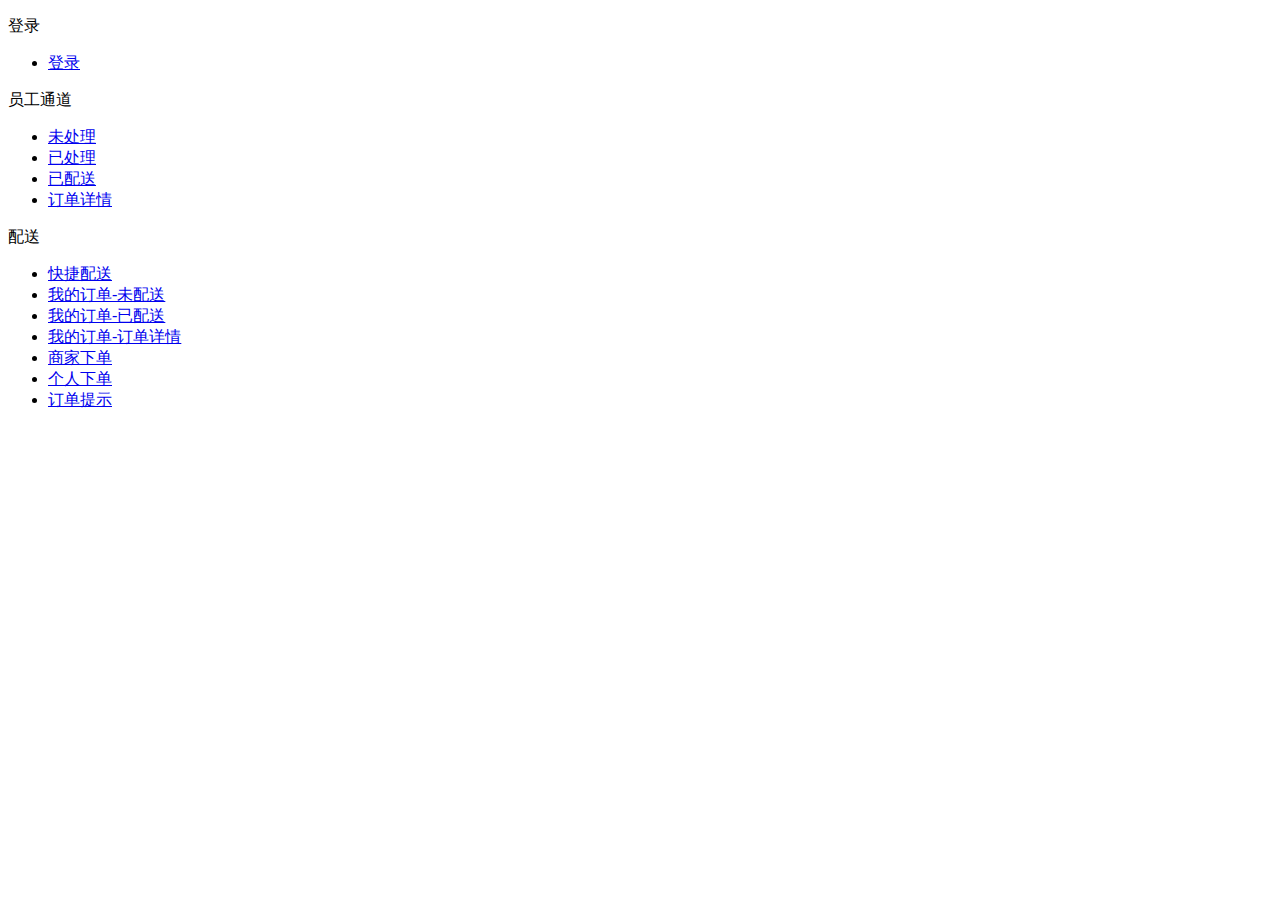
<file: index.html>
<!DOCTYPE html>
<html lang="en">
<head>
    <meta charset="UTF-8">
    <title></title>
</head>
<body>
<p>登录</p>
<ul>
    <li><a href="html/login.html" target="_blank">登录</a></li>
</ul>
<p>员工通道</p>
<ul>
    <li><a href="html/inside-1.html" target="_blank">未处理</a></li>
    <li><a href="html/inside-2.html" target="_blank">已处理</a></li>
    <li><a href="html/inside-3.html" target="_blank">已配送</a></li>
    <li><a href="html/inside-order.html" target="_blank">订单详情</a></li>
</ul>
<p>配送</p>
<ul>
    <li><a href="html/shortcut.html" target="_blank">快捷配送</a></li>
    <li><a href="html/user-order-1.html" target="_blank">我的订单-未配送</a></li>
    <li><a href="html/user-order-2.html" target="_blank">我的订单-已配送</a></li>
    <li><a href="html/user-order-3.html" target="_blank">我的订单-订单详情</a></li>
    <li><a href="html/ordering-seller.html" target="_blank">商家下单</a></li>
    <li><a href="html/ordering-person.html" target="_blank">个人下单</a></li>
    <li><a href="html/ordering-3.html" target="_blank">订单提示</a></li>
</ul>
</body>
</html>
</file>
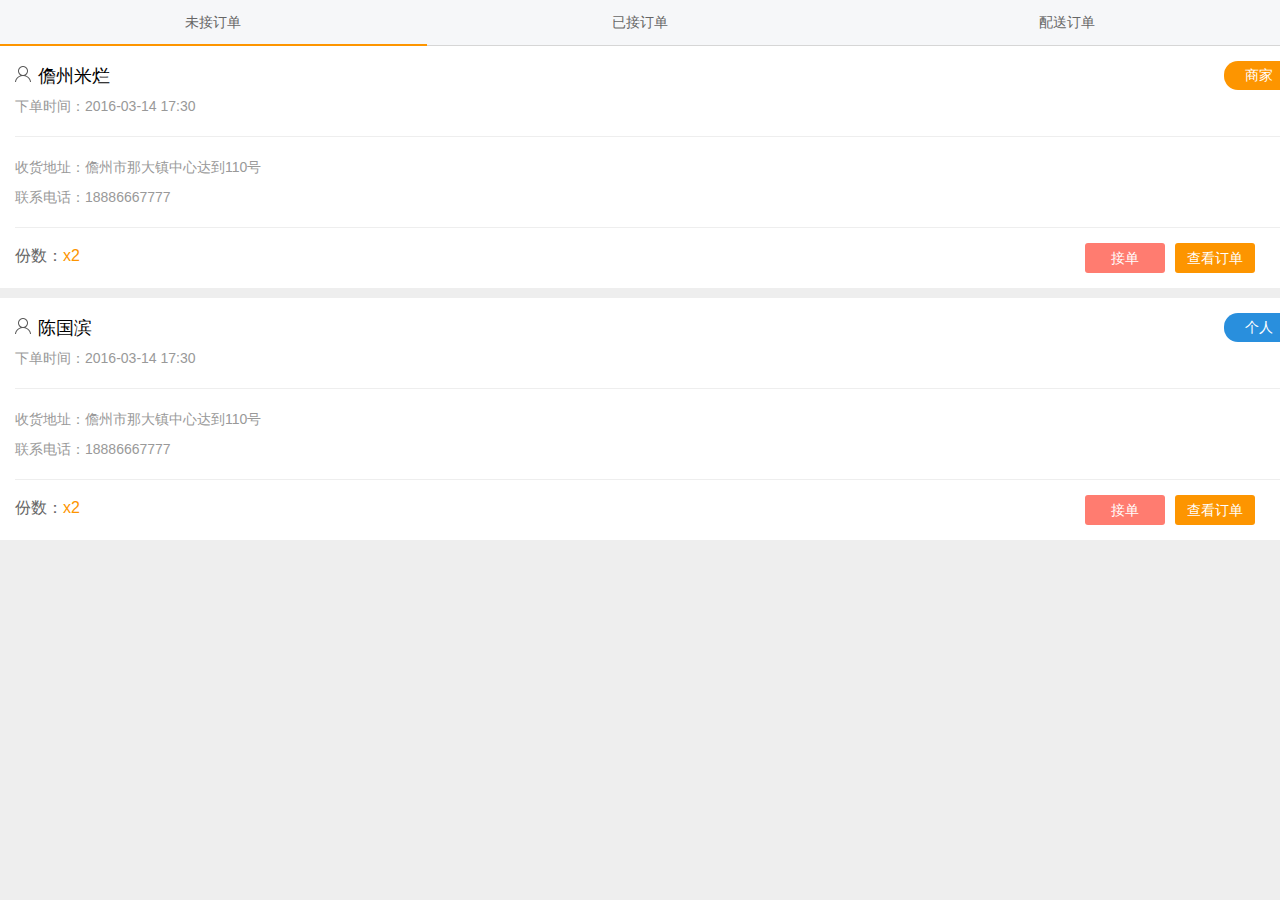
<file: html/inside-1.html>
<!DOCTYPE html>
<html lang="en">
<head>
    <meta charset="UTF-8">
    <meta http-equiv="X-UA-Compatible" content="IE=edge,chrome=1">
    <meta name="viewport" content="initial-scale=1, maximum-scale=1, user-scalable=no, width=device-width">
    <meta name="apple-mobile-web-app-status-bar-style" content="black">
    <meta name="apple-mobile-web-app-title" content="蚂蚁同城">
    <link rel="stylesheet" href="../static/css/main.css"/>
    <title>员工通道</title>
</head>
<body>
<header class="bar-nav">
    <a href="#" class="active">未接订单</a>
    <a href="#">已接订单</a>
    <a href="#">配送订单</a>
</header>
<div class="content">
    <div class="global-list">
        <div class="item">
            <span class="status-seller r">商家</span>
            <h3><i class="icon-person"></i>儋州米烂</h3>
            <p>下单时间：2016-03-14 17:30</p>
        </div>
        <div class="item">
            <p>收货地址：儋州市那大镇中心达到110号</p>
            <p>联系电话：18886667777</p>
        </div>
        <div class="item">
            <a href="#" class="btn-default r">查看订单</a>
            <a href="javascript:;" class="btn-active r jiedan">接单</a>
            <span class="num">份数：<em>x2</em></span>
        </div>
    </div>
    <div class="global-list">
        <div class="item">
            <span class="status-person r">个人</span>
            <h3><i class="icon-person"></i>陈国滨</h3>
            <p>下单时间：2016-03-14 17:30</p>
        </div>
        <div class="item">
            <p>收货地址：儋州市那大镇中心达到110号</p>
            <p>联系电话：18886667777</p>
        </div>
        <div class="item">
            <a href="#" class="btn-default r">查看订单</a>
            <a href="javascript:;" class="btn-active r jiedan">接单</a>
            <span class="num">份数：<em>x2</em></span>
        </div>
    </div>
</div>
<script src="../static/js/zepto.min.js"></script>
<script src="../static/js/main.js"></script>
</body>
</html>
</file>
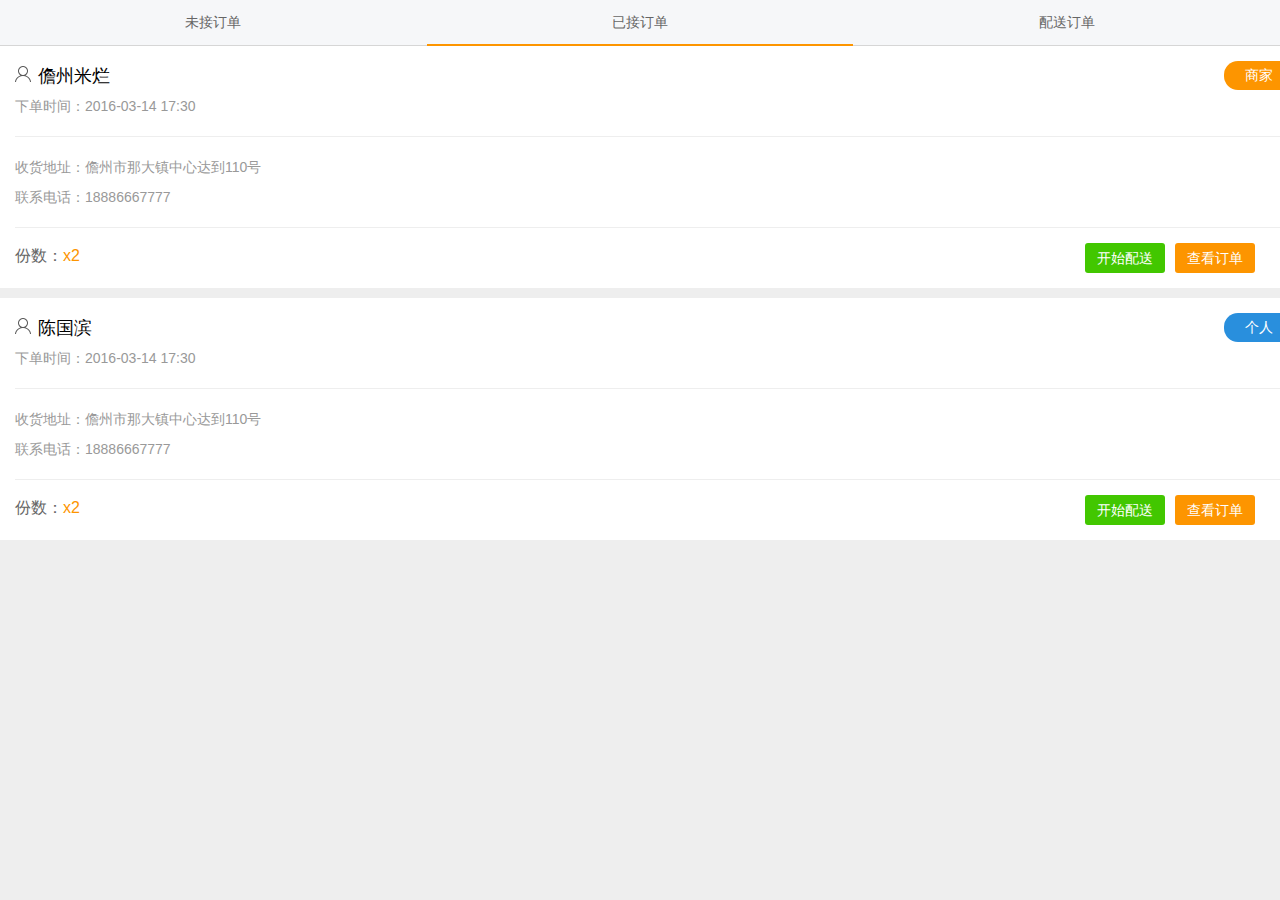
<file: html/inside-2.html>
<!DOCTYPE html>
<html lang="en">
<head>
    <meta charset="UTF-8">
    <meta http-equiv="X-UA-Compatible" content="IE=edge,chrome=1">
    <meta name="viewport" content="initial-scale=1, maximum-scale=1, user-scalable=no, width=device-width">
    <meta name="apple-mobile-web-app-status-bar-style" content="black">
    <meta name="apple-mobile-web-app-title" content="蚂蚁同城">
    <link rel="stylesheet" href="../static/css/main.css"/>
    <title>员工通道</title>
</head>
<body>
<header class="bar-nav">
    <a href="#">未接订单</a>
    <a href="#" class="active">已接订单</a>
    <a href="#">配送订单</a>
</header>
<div class="content">
    <div class="global-list">
        <div class="item">
            <span class="status-seller r">商家</span>
            <h3><i class="icon-person"></i>儋州米烂</h3>
            <p>下单时间：2016-03-14 17:30</p>
        </div>
        <div class="item">
            <p>收货地址：儋州市那大镇中心达到110号</p>
            <p>联系电话：18886667777</p>
        </div>
        <div class="item">
            <a href="#" class="btn-default r">查看订单</a>
            <a href="javascript:;" class="btn-success r peisong">开始配送</a>
            <span class="num">份数：<em>x2</em></span>
        </div>
    </div>
    <div class="global-list">
        <div class="item">
            <span class="status-person r">个人</span>
            <h3><i class="icon-person"></i>陈国滨</h3>
            <p>下单时间：2016-03-14 17:30</p>
        </div>
        <div class="item">
            <p>收货地址：儋州市那大镇中心达到110号</p>
            <p>联系电话：18886667777</p>
        </div>
        <div class="item">
            <a href="#" class="btn-default r">查看订单</a>
            <a href="javascript:;" class="btn-success r peisong">开始配送</a>
            <span class="num">份数：<em>x2</em></span>
        </div>
    </div>
</div>
<script src="../static/js/zepto.min.js"></script>
<script src="../static/js/main.js"></script>
</body>
</html>
</file>
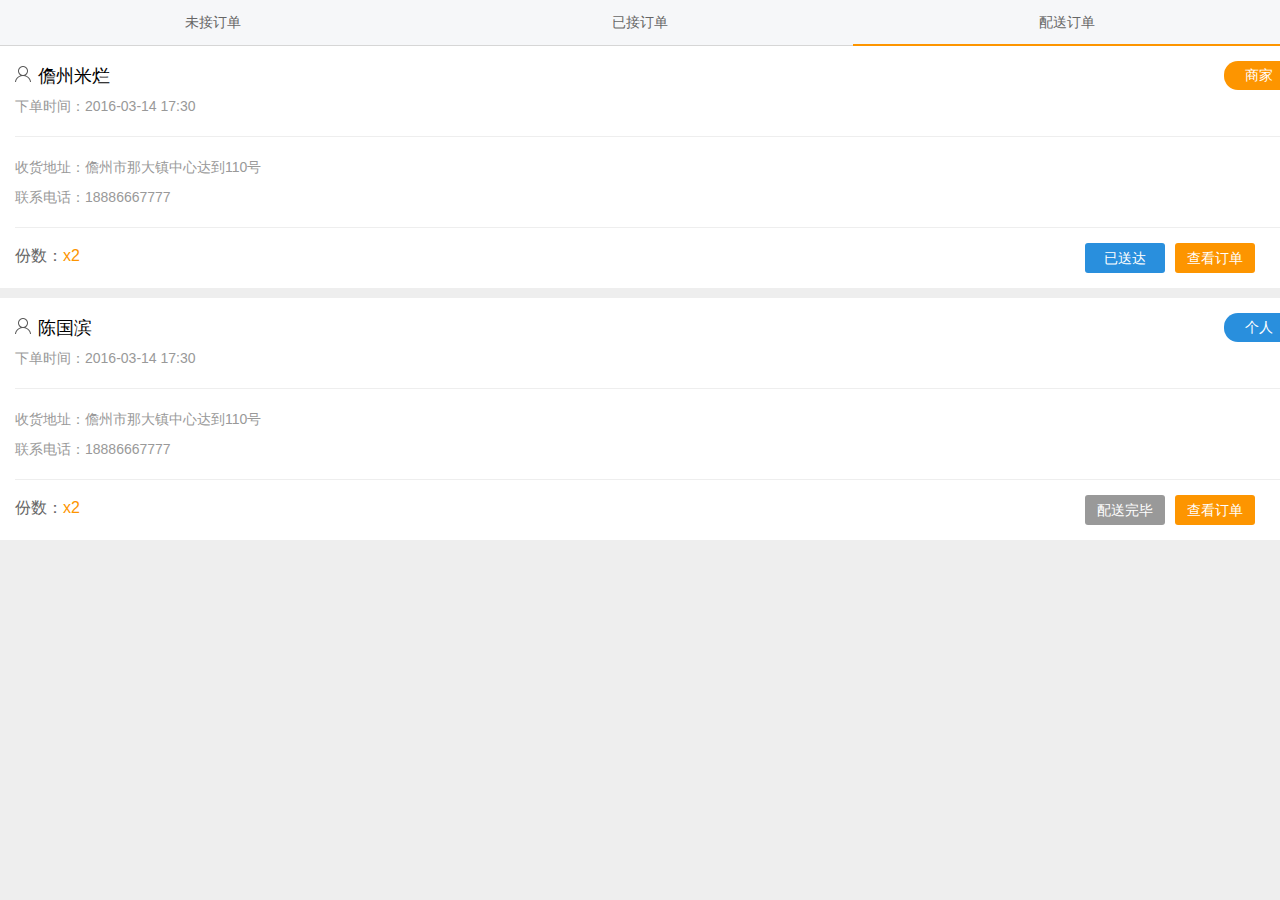
<file: html/inside-3.html>
<!DOCTYPE html>
<html lang="en">
<head>
    <meta charset="UTF-8">
    <meta http-equiv="X-UA-Compatible" content="IE=edge,chrome=1">
    <meta name="viewport" content="initial-scale=1, maximum-scale=1, user-scalable=no, width=device-width">
    <meta name="apple-mobile-web-app-status-bar-style" content="black">
    <meta name="apple-mobile-web-app-title" content="蚂蚁同城">
    <link rel="stylesheet" href="../static/css/main.css"/>
    <title>员工通道</title>
</head>
<body>
<header class="bar-nav">
    <a href="#">未接订单</a>
    <a href="#">已接订单</a>
    <a href="#" class="active">配送订单</a>
</header>
<div class="content">
    <div class="global-list">
        <div class="item">
            <span class="status-seller r">商家</span>
            <h3><i class="icon-person"></i>儋州米烂</h3>
            <p>下单时间：2016-03-14 17:30</p>
        </div>
        <div class="item">
            <p>收货地址：儋州市那大镇中心达到110号</p>
            <p>联系电话：18886667777</p>
        </div>
        <div class="item">
            <a href="#" class="btn-default r">查看订单</a>
            <a href="javascript:;" class="btn-message r songda">已送达</a>
            <span class="num">份数：<em>x2</em></span>
        </div>
    </div>
    <div class="global-list">
        <div class="item">
            <span class="status-person r">个人</span>
            <h3><i class="icon-person"></i>陈国滨</h3>
            <p>下单时间：2016-03-14 17:30</p>
        </div>
        <div class="item">
            <p>收货地址：儋州市那大镇中心达到110号</p>
            <p>联系电话：18886667777</p>
        </div>
        <div class="item">
            <a href="#" class="btn-default r">查看订单</a>
            <a href="javascript:;" class="btn-disable r">配送完毕</a>
            <span class="num">份数：<em>x2</em></span>
        </div>
    </div>
</div>
<script src="../static/js/zepto.min.js"></script>
<script src="../static/js/main.js"></script>
</body>
</html>
</file>
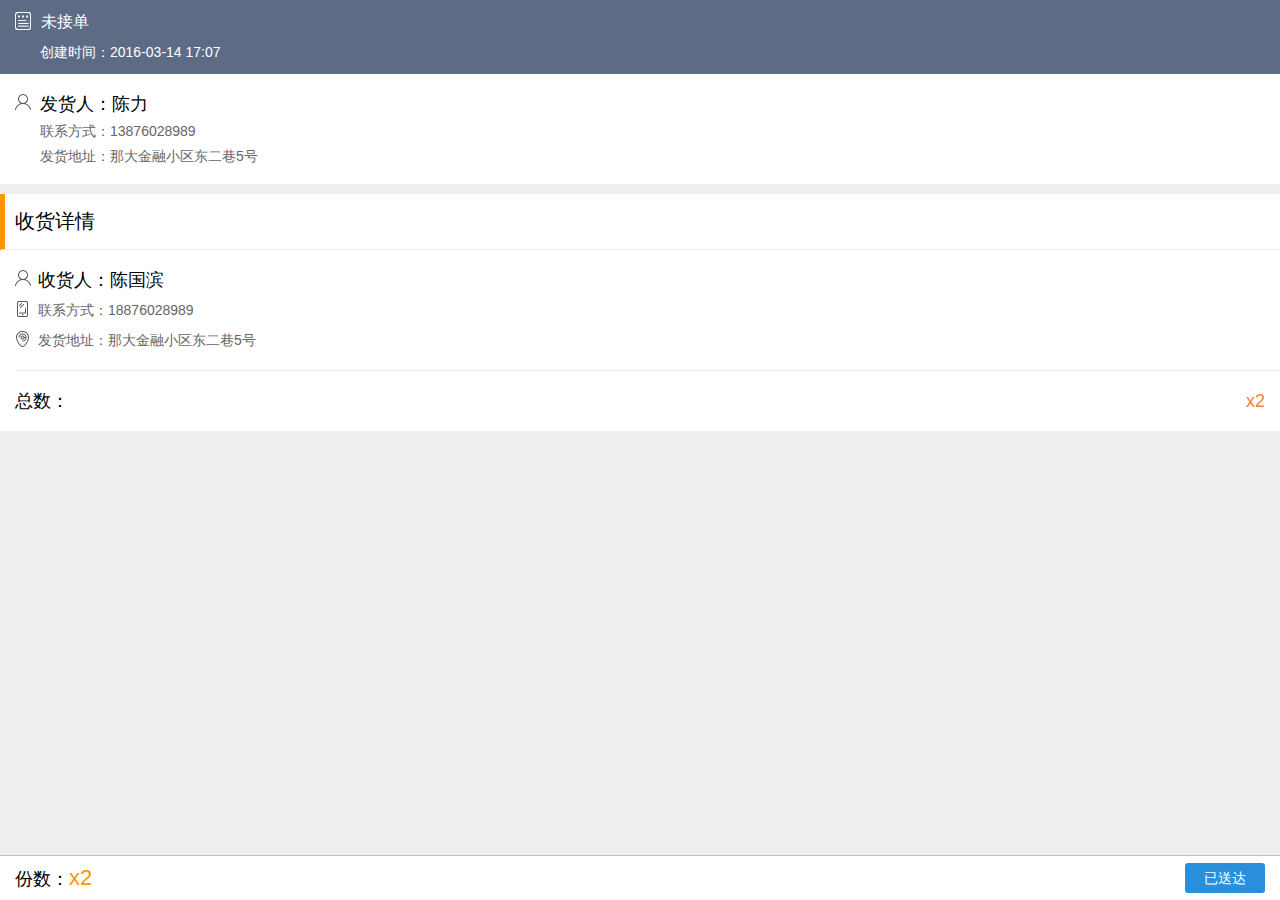
<file: html/inside-order.html>
<!DOCTYPE html>
<html lang="en">
<head>
    <meta charset="UTF-8">
    <meta http-equiv="X-UA-Compatible" content="IE=edge,chrome=1">
    <meta name="viewport" content="initial-scale=1, maximum-scale=1, user-scalable=no, width=device-width">
    <meta name="apple-mobile-web-app-status-bar-style" content="black">
    <meta name="apple-mobile-web-app-title" content="蚂蚁同城">
    <link rel="stylesheet" href="../static/css/main.css"/>
    <title>订单详情</title>
</head>
<body>
<footer class="bar-footer">
    <!--<a href="#" class="btn-active r jiedan">接单</a>-->
    <!--订单状态-->
    <!--<a href="#" class="btn-success r peisong">开始配送</a>-->
    <a href="#" class="btn-message r songda">已送达</a>
    <!--<a href="#" class="btn-disable r">配送完毕</a>-->
    <!--订单状态end-->
    <h3 class="total">份数：<em>x2</em></h3>
</footer>
<div class="content">
    <div class="order-status">
        <p>
            <i class="icon-order"></i>
            <span>未接单</span>
            <!--订单状态-->
            <!--<span>未配送</span>-->
            <!--<span>配送中</span>-->
            <!--<span>配送完毕</span>-->
        </p>
        <p>创建时间：2016-03-14 17:07</p>
    </div>
    <div class="order-info">
        <h3><i class="icon-person"></i>发货人：陈力</h3>
        <p>联系方式：13876028989</p>
        <p>发货地址：那大金融小区东二巷5号</p>
    </div>
    <div class="global-list">
       <div class="item title">
           <h2>收货详情</h2>
       </div>
        <div class="item">
            <h3><i class="icon-person"></i>收货人：陈国滨</h3>
            <p class="large"><i class="icon-phone"></i>联系方式：18876028989</p>
            <p class="large"><i class="icon-addr"></i>发货地址：那大金融小区东二巷5号</p>
        </div>
        <div class="item">
            <h3>总数：<em class="font-orange r">x2</em></h3>
        </div>
    </div>
</div>
<script src="../static/js/zepto.min.js"></script>
<script src="../static/js/main.js"></script>
</body>
</html>
</file>
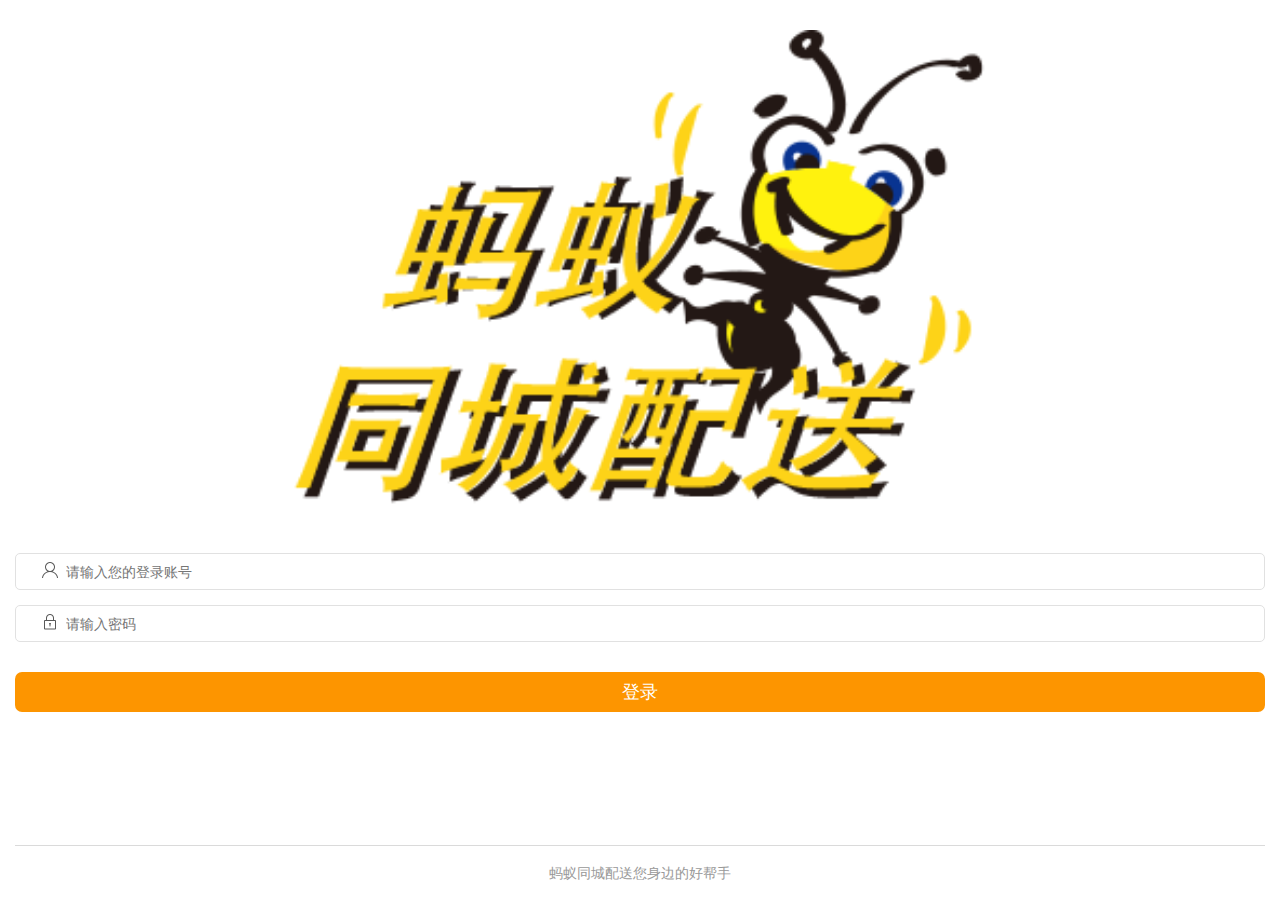
<file: html/login.html>
<!DOCTYPE html>
<html lang="en">
<head>
    <meta charset="UTF-8">
    <meta http-equiv="X-UA-Compatible" content="IE=edge,chrome=1">
    <meta name="viewport" content="initial-scale=1, maximum-scale=1, user-scalable=no, width=device-width">
    <meta name="apple-mobile-web-app-status-bar-style" content="black">
    <meta name="apple-mobile-web-app-title" content="蚂蚁同城">
    <link rel="stylesheet" href="../static/css/main.css"/>
    <title>登录</title>
</head>
<body class="white-bg">
<footer class="footer-note">
    <p class="text-center">蚂蚁同城配送您身边的好帮手</p>
</footer>
<div class="content">
    <div class="logo"><img src="../static/images/logo.png" alt="蚂蚁同城配送"/></div>
    <div class="box">
        <div class="input-box">
            <i class="icon-person"></i>
            <input type="text" class="text" placeholder="请输入您的登录账号"/>
        </div>
        <div class="input-box">
            <i class="icon-password"></i>
            <input type="password" class="text" placeholder="请输入密码"/>
        </div>
        <a href="#" class="btn-default btn-block mt30">登录</a>
    </div>
</div>
</body>
</html>
</file>
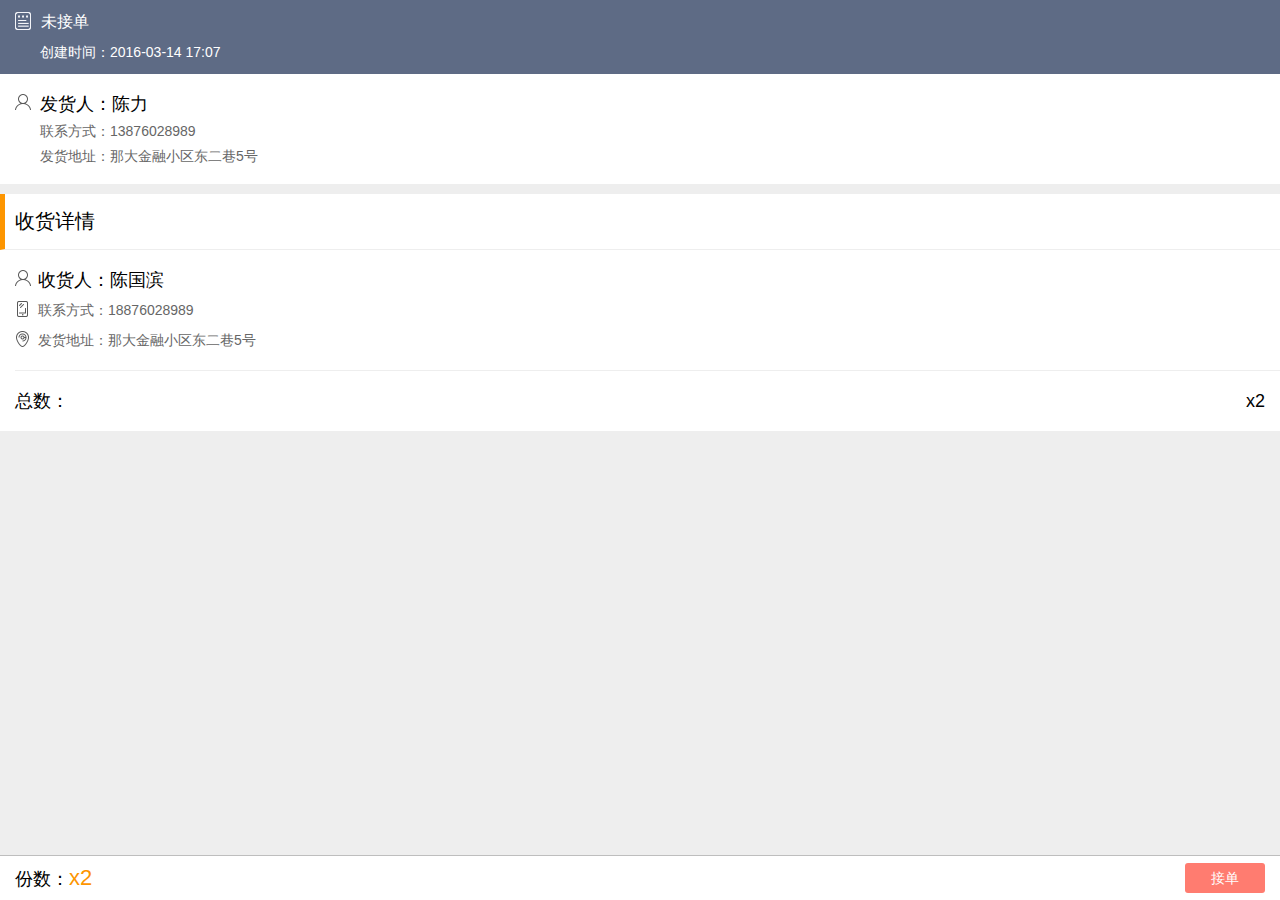
<file: html/order.html>
<!DOCTYPE html>
<html lang="en">
<head>
    <meta charset="UTF-8">
    <meta http-equiv="X-UA-Compatible" content="IE=edge,chrome=1">
    <meta name="viewport" content="initial-scale=1, maximum-scale=1, user-scalable=no, width=device-width">
    <meta name="apple-mobile-web-app-status-bar-style" content="black">
    <meta name="apple-mobile-web-app-title" content="蚂蚁同城">
    <link rel="stylesheet" href="../static/css/main.css"/>
    <title>订单详情</title>
</head>
<body>
<div class="content">
    <div class="order-status">
        <p>
            <i class="icon-order"></i>
            <span>未接单</span>
            <!--订单状态-->
            <!--<span>未配送</span>-->
            <!--<span>配送中</span>-->
            <!--<span>配送完毕</span>-->
        </p>
        <p>创建时间：2016-03-14 17:07</p>
    </div>
    <div class="order-info">
        <h3><i class="icon-person"></i>发货人：陈力</h3>
        <p>联系方式：13876028989</p>
        <p>发货地址：那大金融小区东二巷5号</p>
    </div>
    <div class="global-list">
       <div class="item title">
           <h2>收货详情</h2>
       </div>
        <div class="item">
            <h3><i class="icon-person"></i>收货人：陈国滨</h3>
            <p class="large"><i class="icon-phone"></i>联系方式：18876028989</p>
            <p class="large"><i class="icon-addr"></i>发货地址：那大金融小区东二巷5号</p>
        </div>
        <div class="item">
            <h3>总数：<em class="int r">x2</em></h3>
        </div>
    </div>
</div>
<div class="bar-footer">
    <a href="javascript:;" class="btn-active r">接单</a>
    <!--订单状态-->
    <!--<a href="javascript:;" class="btn-success r">开始配送</a>-->
    <!--<a href="javascript:;" class="btn-message r">已送达</a>-->
    <!--<a href="javascript:;" class="btn-disable r">配送完毕</a>-->
    <!--订单状态end-->
    <h3 class="total">份数：<em>x2</em></h3>
</div>
<!--<div class="mas">-->
    <!--<i class="icon-success"></i>-->
    <!--<p>接单成功</p>-->
<!--</div>-->
</body>
</html>
</file>
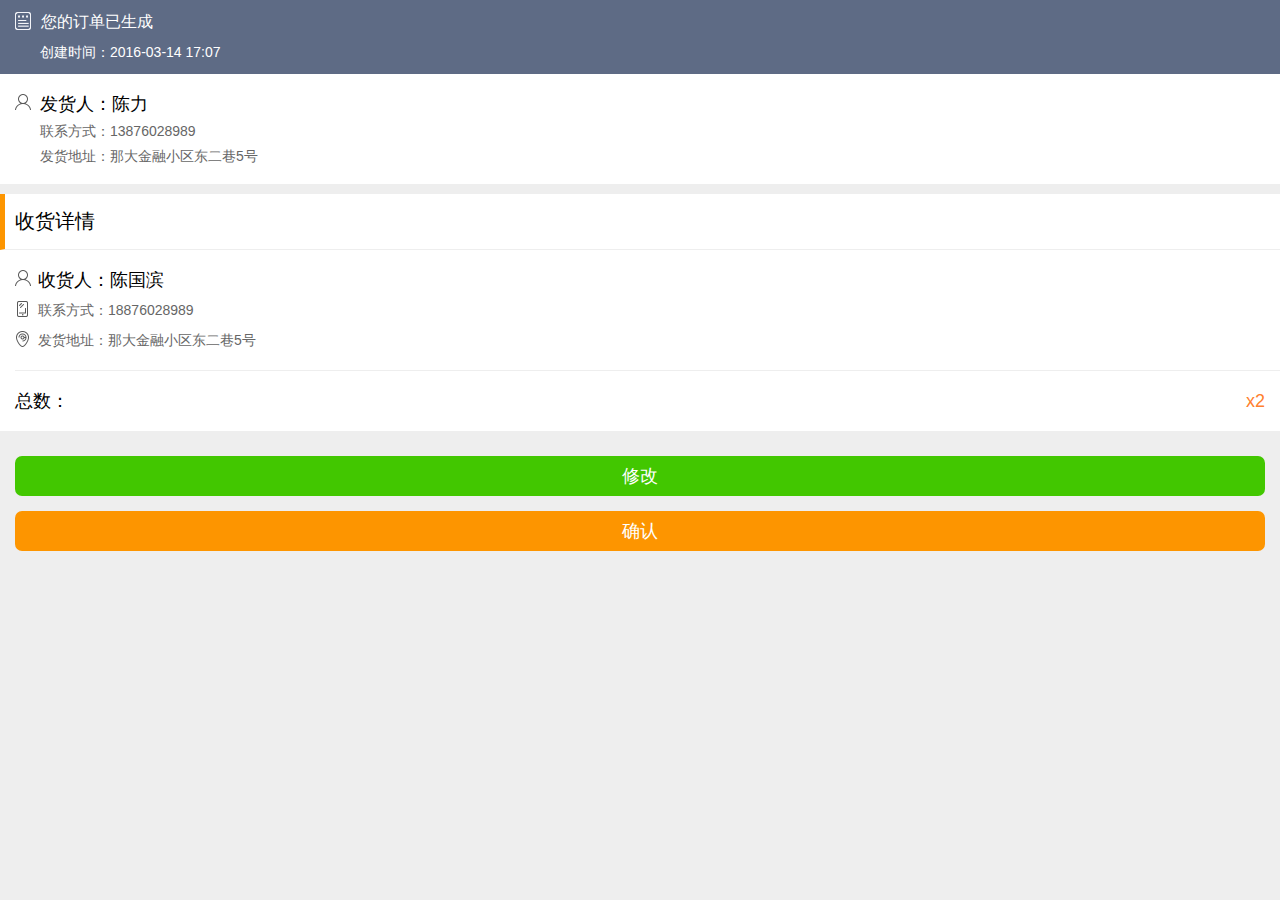
<file: html/ordering-3.html>
<!DOCTYPE html>
<html lang="en">
<head>
    <meta charset="UTF-8">
    <meta http-equiv="X-UA-Compatible" content="IE=edge,chrome=1">
    <meta name="viewport" content="initial-scale=1, maximum-scale=1, user-scalable=no, width=device-width">
    <meta name="apple-mobile-web-app-status-bar-style" content="black">
    <meta name="apple-mobile-web-app-title" content="蚂蚁同城">
    <link rel="stylesheet" href="../static/css/main.css"/>
    <title>订单详情</title>
</head>
<body>
<div class="content">
    <div class="order-status">
        <p>
            <i class="icon-order"></i>
            <span>您的订单已生成</span>
        </p>
        <p>创建时间：2016-03-14 17:07</p>
    </div>
    <div class="order-info">
        <h3><i class="icon-person"></i>发货人：陈力</h3>
        <p>联系方式：13876028989</p>
        <p>发货地址：那大金融小区东二巷5号</p>
    </div>
    <div class="global-list">
       <div class="item title">
           <h2>收货详情</h2>
       </div>
        <div class="item">
            <h3><i class="icon-person"></i>收货人：陈国滨</h3>
            <p class="large"><i class="icon-phone"></i>联系方式：18876028989</p>
            <p class="large"><i class="icon-addr"></i>发货地址：那大金融小区东二巷5号</p>
        </div>
        <div class="item">
            <h3>总数：<em class="font-orange r">x2</em></h3>
        </div>
    </div>
    <div class="box">
        <a href="#" class="btn-success btn-block">修改</a>
        <a href="#" class="btn-default btn-block mt15" id="confirm">确认</a>
    </div>
</div>
<script src="../static/js/zepto.min.js"></script>
<script src="../static/js/main.js"></script>
</body>
</html>
</file>
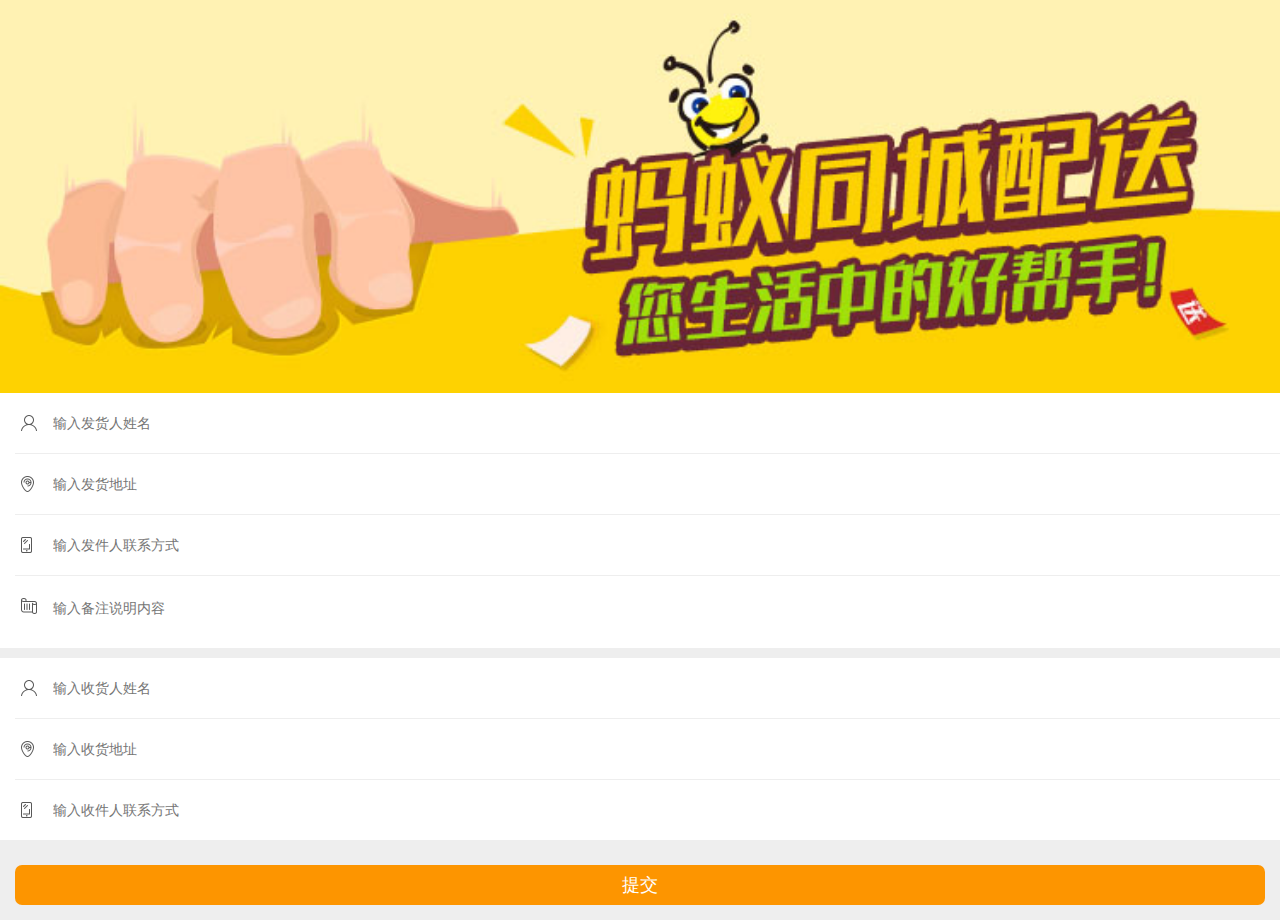
<file: html/ordering-person.html>
<!DOCTYPE html>
<html lang="en">
<head>
    <meta charset="UTF-8">
    <meta http-equiv="X-UA-Compatible" content="IE=edge,chrome=1">
    <meta name="viewport" content="initial-scale=1, maximum-scale=1, user-scalable=no, width=device-width">
    <meta name="apple-mobile-web-app-status-bar-style" content="black">
    <meta name="apple-mobile-web-app-title" content="蚂蚁同城">
    <link rel="stylesheet" href="../static/css/main.css"/>
    <title>个人下单</title>
</head>
<body>
<div class="content">
    <div class="banner">
        <img src="../static/images/banner.jpg" alt="蚂蚁同城配送 你生活中的好帮手"/>
    </div>
    <div class="global-list">
        <div class="item">
            <div class="form-group">
                <i class="icon-person"></i>
                <input type="text" class="text" placeholder="输入发货人姓名" required="required"/>
            </div>
        </div>
        <div class="item">
            <div class="form-group">
                <i class="icon-addr"></i>
                <input type="text" class="text" placeholder="输入发货地址" required="required"/>
            </div>
        </div>
        <div class="item">
            <div class="form-group">
                <i class="icon-phone"></i>
                <input type="tel" class="text" placeholder="输入发件人联系方式" required="required"/>
            </div>
        </div>
        <div class="item">
            <div class="form-group">
                <i class="icon-ps"></i>
                <textarea class="text" placeholder="输入备注说明内容" required="required"></textarea>
            </div>
        </div>
    </div>
    <div class="global-list">
        <div class="item">
            <div class="form-group">
                <i class="icon-person"></i>
                <input type="text" class="text" placeholder="输入收货人姓名" required="required"/>
            </div>
        </div>
        <div class="item">
            <div class="form-group">
                <i class="icon-addr"></i>
                <input type="text" class="text" placeholder="输入收货地址" required="required"/>
            </div>
        </div>
        <div class="item">
            <div class="form-group">
                <i class="icon-phone"></i>
                <input type="tel" class="text" placeholder="输入收件人联系方式" required="required"/>
            </div>
        </div>
    </div>
    <div class="box">
        <a href="#" class="btn-default btn-block">提交</a>
    </div>
</div>
<script src="../static/js/zepto.min.js"></script>
<script src="../static/js/main.js"></script>
</body>
</html>
</file>
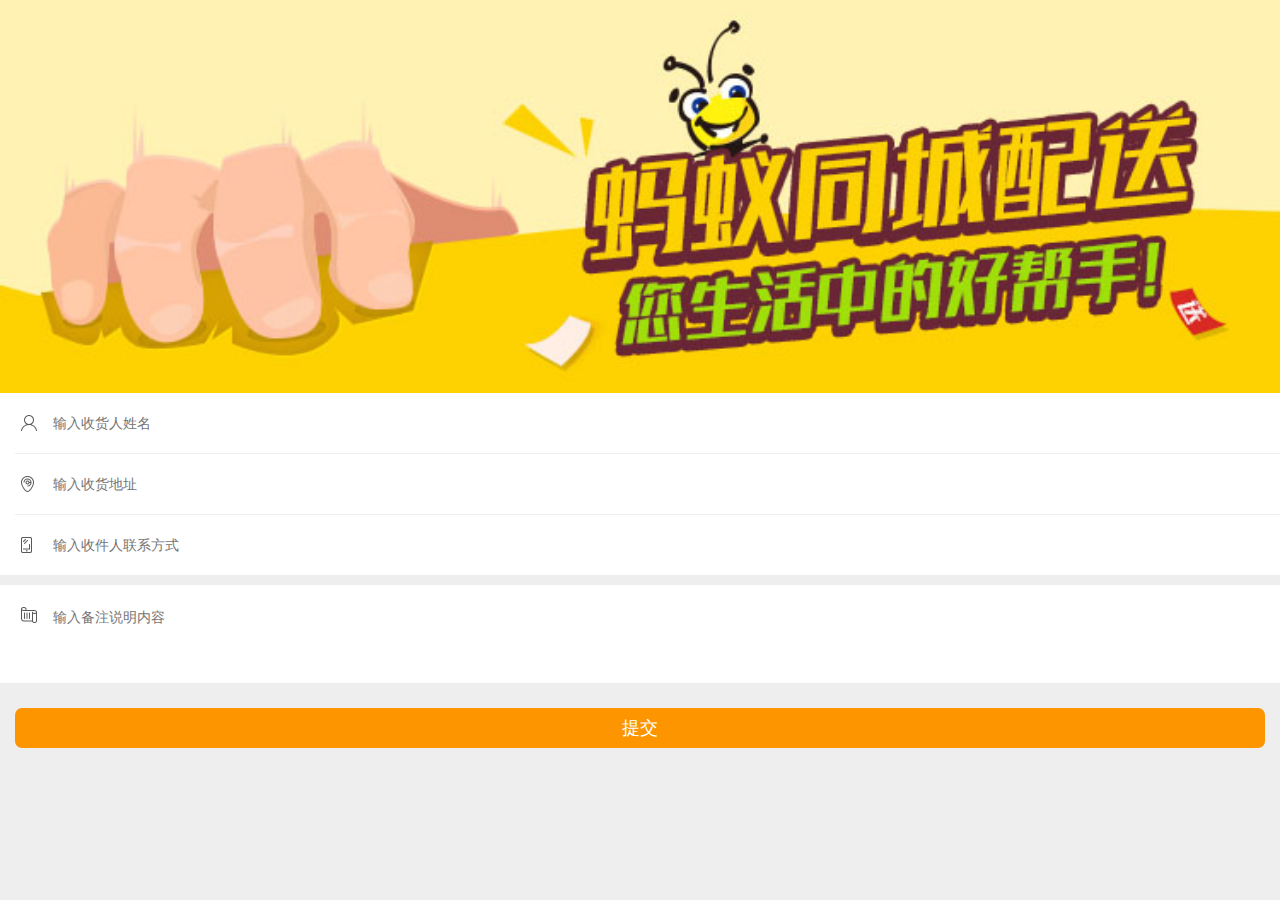
<file: html/ordering-seller.html>
<!DOCTYPE html>
<html lang="en">
<head>
    <meta charset="UTF-8">
    <meta http-equiv="X-UA-Compatible" content="IE=edge,chrome=1">
    <meta name="viewport" content="initial-scale=1, maximum-scale=1, user-scalable=no, width=device-width">
    <meta name="apple-mobile-web-app-status-bar-style" content="black">
    <meta name="apple-mobile-web-app-title" content="蚂蚁同城">
    <link rel="stylesheet" href="../static/css/main.css"/>
    <title>商家下单</title>
</head>
<body>
<div class="content">
    <div class="banner">
        <img src="../static/images/banner.jpg" alt="蚂蚁同城配送 你生活中的好帮手"/>
    </div>
    <div class="global-list">
        <div class="item">
            <div class="form-group">
                <i class="icon-person"></i>
                <input type="text" class="text" placeholder="输入收货人姓名" required="required"/>
            </div>
        </div>
        <div class="item">
            <div class="form-group">
                <i class="icon-addr"></i>
                <input type="text" class="text" placeholder="输入收货地址" required="required"/>
            </div>
        </div>
        <div class="item">
            <div class="form-group">
                <i class="icon-phone"></i>
                <input type="tel" class="text" placeholder="输入收件人联系方式" required="required"/>
            </div>
        </div>
    </div>
    <div class="global-list">
        <div class="item">
            <div class="form-group">
                <i class="icon-ps"></i>
                <textarea class="text h60" placeholder="输入备注说明内容" required="required"></textarea>
            </div>
        </div>
    </div>
    <div class="box">
        <a href="#" class="btn-default btn-block">提交</a>
    </div>
</div>
<script src="../static/js/zepto.min.js"></script>
<script src="../static/js/main.js"></script>
</body>
</html>
</file>
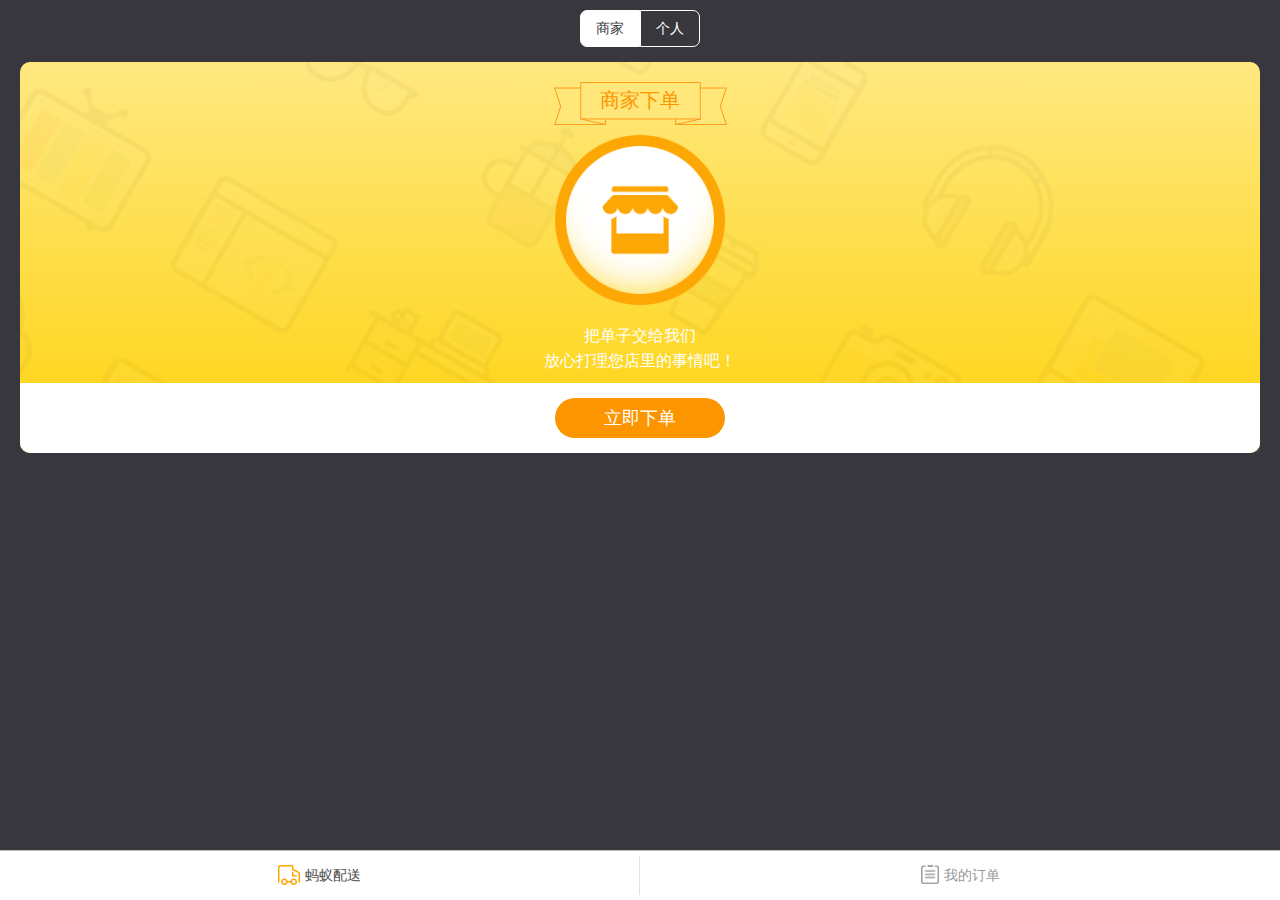
<file: html/shortcut.html>
<!DOCTYPE html>
<html lang="en">
<head>
    <meta charset="UTF-8">
    <meta http-equiv="X-UA-Compatible" content="IE=edge,chrome=1">
    <meta name="viewport" content="initial-scale=1, maximum-scale=1, user-scalable=no, width=device-width">
    <meta name="apple-mobile-web-app-status-bar-style" content="black">
    <meta name="apple-mobile-web-app-title" content="蚂蚁同城">
    <link rel="stylesheet" href="../static/css/main.css"/>
    <title>员工通道</title>
</head>
<body class="deep-bg">
<footer class="bar-nav">
    <a href="#" class="active"><i class="icon-traffic"></i>蚂蚁配送</a>
    <a href="#"><i class="icon-menu"></i>我的订单</a>
</footer>
<div class="full-box">
    <div class="shortcut-nav">
        <a href="javascript:;" class="active">商家</a><a href="javascript:;">个人</a>
    </div>
    <div class="shortcut-div" id="shortcutDiv">
        <div class="seller page">
            <div class="wrap">
                <div class="title">商家下单</div>
                <img src="../static/images/shortcut-seller.png"/>
                <p>把单子交给我们</p>
                <p>放心打理您店里的事情吧！</p>
                <div class="bottom">
                    <a href="#" class="btn-default">立即下单</a>
                </div>
            </div>
        </div>
        <div class="person page">
            <div class="wrap">
                <div class="title">个人下单</div>
                <img src="../static/images/shortcut-person.png"/>
                <p>那大市区同城送只需5元</p>
                <p>重量五公斤以内</p>
                <div class="bottom">
                    <a href="#" class="btn-message">立即下单</a>
                </div>
            </div>
        </div>
    </div>
</div>
<script src="../static/js/zepto.min.js"></script>
<script src="../static/js/main.js"></script>
</body>
</html>
</file>
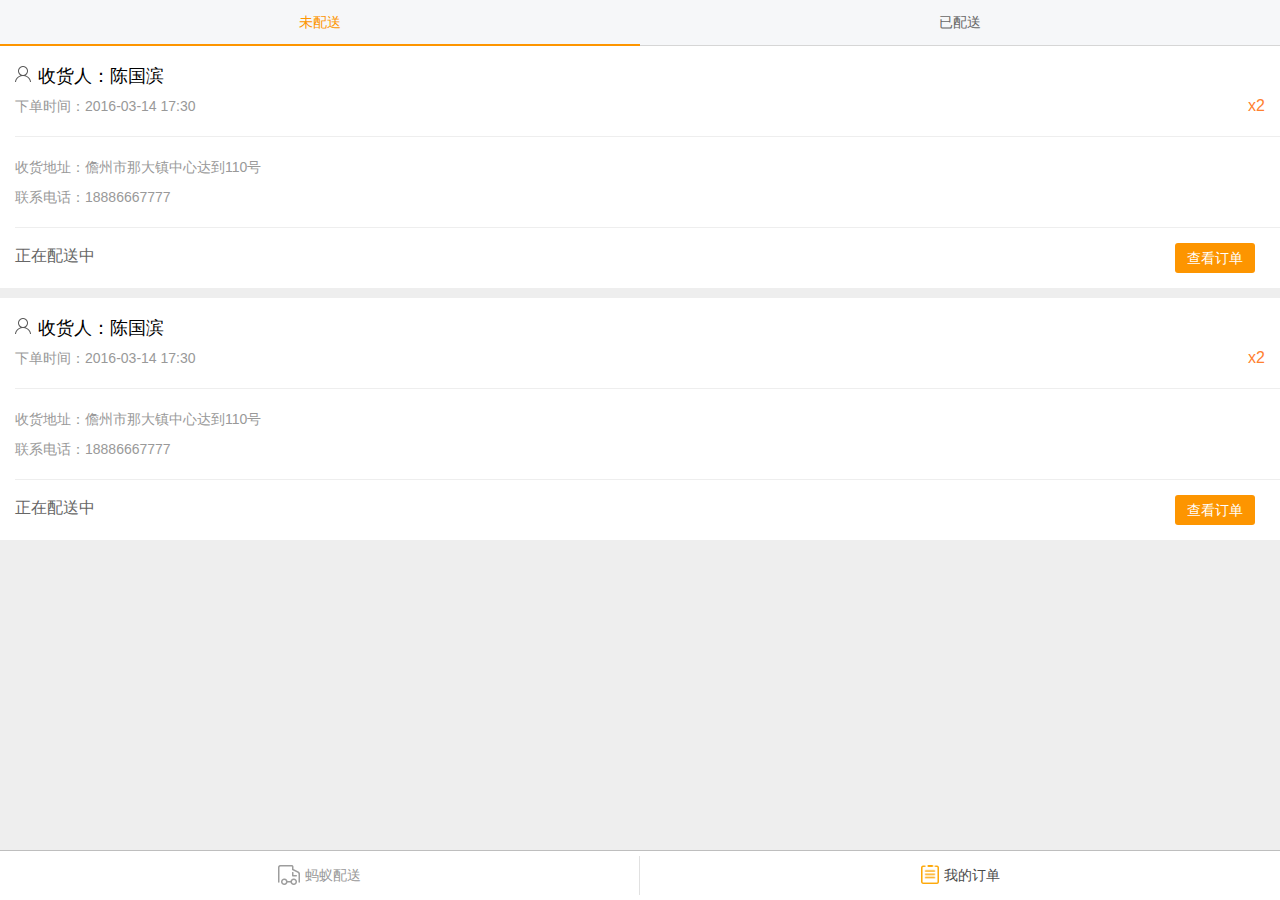
<file: html/user-order-1.html>
<!DOCTYPE html>
<html lang="en">
<head>
    <meta charset="UTF-8">
    <meta http-equiv="X-UA-Compatible" content="IE=edge,chrome=1">
    <meta name="viewport" content="initial-scale=1, maximum-scale=1, user-scalable=no, width=device-width">
    <meta name="apple-mobile-web-app-status-bar-style" content="black">
    <meta name="apple-mobile-web-app-title" content="蚂蚁同城">
    <link rel="stylesheet" href="../static/css/main.css"/>
    <title>我的订单</title>
</head>
<body>
<header class="bar-nav color-theme">
    <a href="#" class="active">未配送</a>
    <a href="#">已配送</a>
</header>
<footer class="bar-nav">
    <a href="#"><i class="icon-traffic"></i>蚂蚁配送</a>
    <a href="#" class="active"><i class="icon-menu"></i>我的订单</a>
</footer>
<div class="content">
    <div class="global-list">
        <div class="item">
            <h3><i class="icon-person"></i>收货人：陈国滨</h3>
            <p><em class="font-orange r">x2</em>下单时间：2016-03-14 17:30</p>
        </div>
        <div class="item">
            <p>收货地址：儋州市那大镇中心达到110号</p>
            <p>联系电话：18886667777</p>
        </div>
        <div class="item">
            <a href="#" class="btn-default r">查看订单</a>
            <span class="font-large">正在配送中</span>
        </div>
    </div>
    <div class="global-list">
        <div class="item">
            <h3><i class="icon-person"></i>收货人：陈国滨</h3>
            <p><em class="font-orange r">x2</em>下单时间：2016-03-14 17:30</p>
        </div>
        <div class="item">
            <p>收货地址：儋州市那大镇中心达到110号</p>
            <p>联系电话：18886667777</p>
        </div>
        <div class="item">
            <a href="#" class="btn-default r">查看订单</a>
            <span class="font-large">正在配送中</span>
        </div>
    </div>
</div>
</body>
</html>
</file>
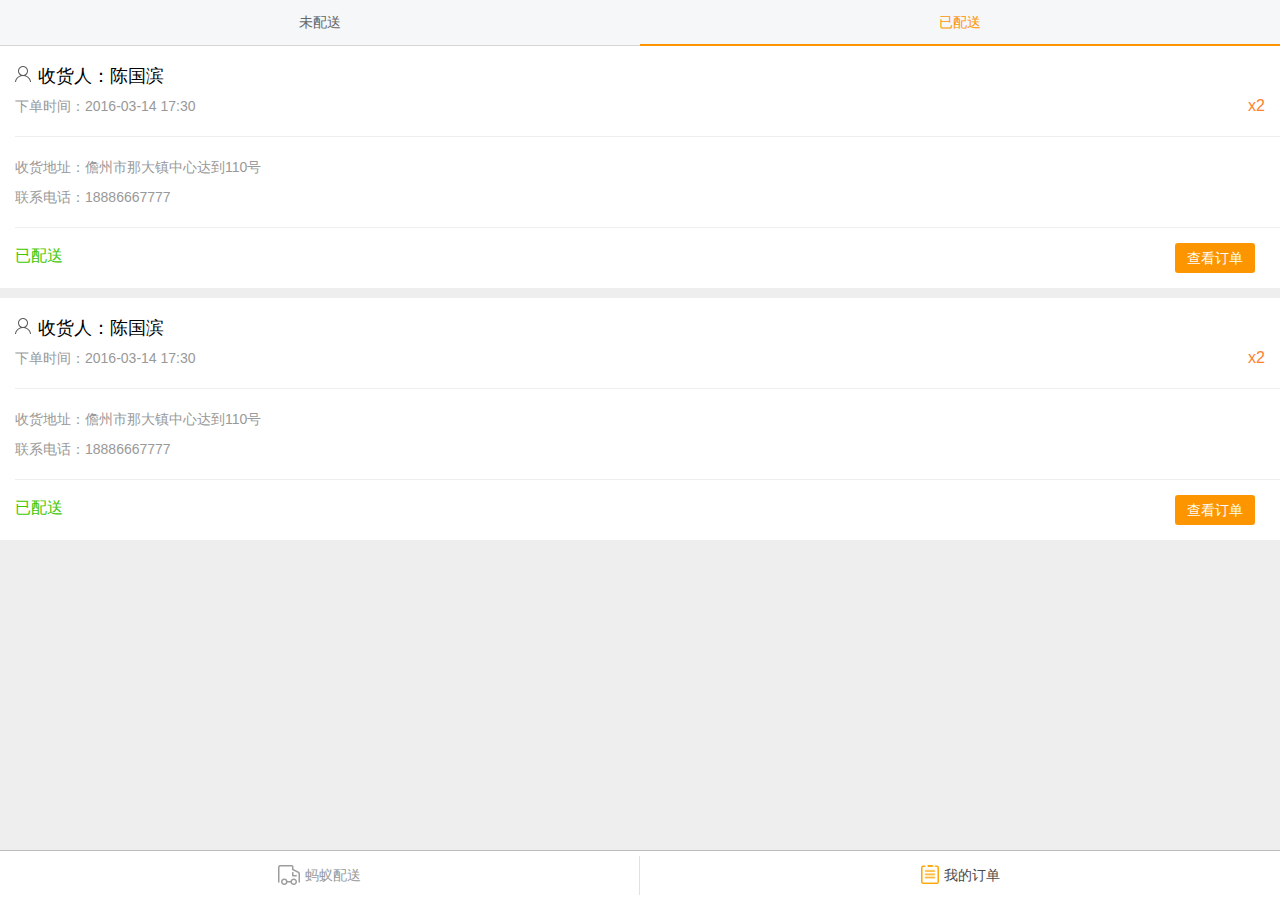
<file: html/user-order-2.html>
<!DOCTYPE html>
<html lang="en">
<head>
    <meta charset="UTF-8">
    <meta http-equiv="X-UA-Compatible" content="IE=edge,chrome=1">
    <meta name="viewport" content="initial-scale=1, maximum-scale=1, user-scalable=no, width=device-width">
    <meta name="apple-mobile-web-app-status-bar-style" content="black">
    <meta name="apple-mobile-web-app-title" content="蚂蚁同城">
    <link rel="stylesheet" href="../static/css/main.css"/>
    <title>我的订单</title>
</head>
<body>
<header class="bar-nav color-theme">
    <a href="#">未配送</a>
    <a href="#" class="active">已配送</a>
</header>
<footer class="bar-nav">
    <a href="#"><i class="icon-traffic"></i>蚂蚁配送</a>
    <a href="#" class="active"><i class="icon-menu"></i>我的订单</a>
</footer>
<div class="content">
    <div class="global-list">
        <div class="item">
            <h3><i class="icon-person"></i>收货人：陈国滨</h3>
            <p><em class="font-orange r">x2</em>下单时间：2016-03-14 17:30</p>
        </div>
        <div class="item">
            <p>收货地址：儋州市那大镇中心达到110号</p>
            <p>联系电话：18886667777</p>
        </div>
        <div class="item">
            <a href="#" class="btn-default r">查看订单</a>
            <span class="font-large font-success">已配送</span>
        </div>
    </div>
    <div class="global-list">
        <div class="item">
            <h3><i class="icon-person"></i>收货人：陈国滨</h3>
            <p><em class="font-orange r">x2</em>下单时间：2016-03-14 17:30</p>
        </div>
        <div class="item">
            <p>收货地址：儋州市那大镇中心达到110号</p>
            <p>联系电话：18886667777</p>
        </div>
        <div class="item">
            <a href="#" class="btn-default r">查看订单</a>
            <span class="font-large font-success">已配送</span>
        </div>
    </div>
</div>
</body>
</html>
</file>
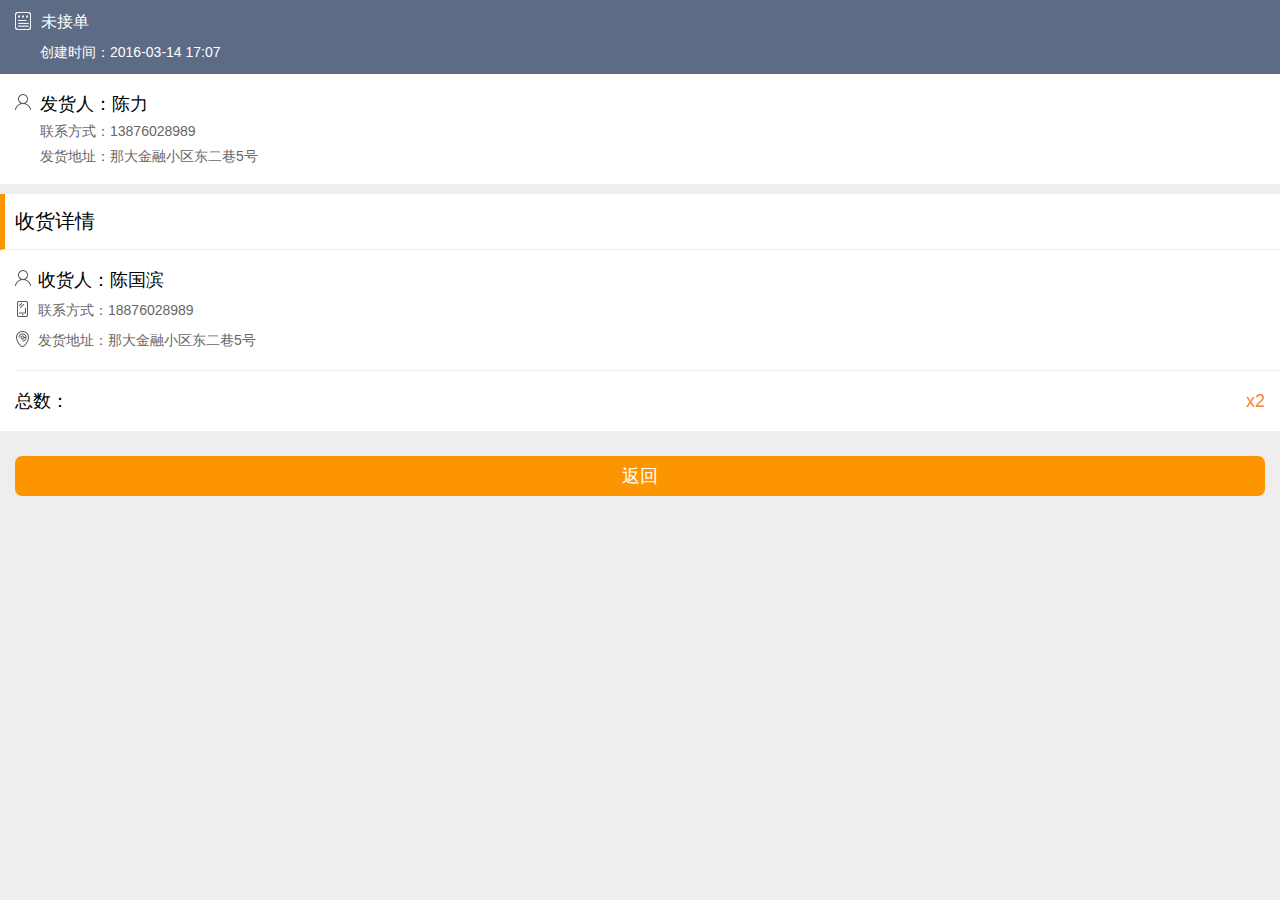
<file: html/user-order-3.html>
<!DOCTYPE html>
<html lang="en">
<head>
    <meta charset="UTF-8">
    <meta http-equiv="X-UA-Compatible" content="IE=edge,chrome=1">
    <meta name="viewport" content="initial-scale=1, maximum-scale=1, user-scalable=no, width=device-width">
    <meta name="apple-mobile-web-app-status-bar-style" content="black">
    <meta name="apple-mobile-web-app-title" content="蚂蚁同城">
    <link rel="stylesheet" href="../static/css/main.css"/>
    <title>订单详情</title>
</head>
<body>
<div class="content">
    <div class="order-status">
        <p>
            <i class="icon-order"></i>
            <span>未接单</span>
            <!--订单状态-->
            <!--<span>未配送</span>-->
            <!--<span>配送中</span>-->
            <!--<span>配送完毕</span>-->
        </p>
        <p>创建时间：2016-03-14 17:07</p>
    </div>
    <div class="order-info">
        <h3><i class="icon-person"></i>发货人：陈力</h3>
        <p>联系方式：13876028989</p>
        <p>发货地址：那大金融小区东二巷5号</p>
    </div>
    <div class="global-list">
       <div class="item title">
           <h2>收货详情</h2>
       </div>
        <div class="item">
            <h3><i class="icon-person"></i>收货人：陈国滨</h3>
            <p class="large"><i class="icon-phone"></i>联系方式：18876028989</p>
            <p class="large"><i class="icon-addr"></i>发货地址：那大金融小区东二巷5号</p>
        </div>
        <div class="item">
            <h3>总数：<em class="font-orange r">x2</em></h3>
        </div>
    </div>
    <div class="box">
        <a href="#" class="btn-default btn-block">返回</a>
    </div>
</div>
</body>
</html>
</file>
<file: static/css/main.css>
html { font-family: sans-serif; -ms-text-size-adjust: 100%; -webkit-text-size-adjust: 100%; }

body { margin: 0; }

article, aside, details, figcaption, figure, footer, header, hgroup, main, menu, nav, section, summary { display: block; }

audio, canvas, progress, video { display: inline-block; vertical-align: baseline; }

audio:not([controls]) { display: none; height: 0; }

[hidden], template { display: none; }

a { background-color: transparent; }

a:active, a:hover { outline: 0; }

abbr[title] { border-bottom: 1px dotted; }

b, strong { font-weight: bold; }

dfn { font-style: italic; }

h1 { font-size: 2em; margin: 0.67em 0; }

mark { background: #ff0; color: #000; }

small { font-size: 80%; }

sub, sup { font-size: 75%; line-height: 0; position: relative; vertical-align: baseline; }

sup { top: -0.5em; }

sub { bottom: -0.25em; }

img { border: 0; }

svg:not(:root) { overflow: hidden; }

figure { margin: 1em 40px; }

hr { box-sizing: content-box; height: 0; }

pre { overflow: auto; }

code, kbd, pre, samp { font-family: monospace, monospace; font-size: 1em; }

button, input, optgroup, select, textarea { color: inherit; font: inherit; margin: 0; }

button { overflow: visible; }

button, select { text-transform: none; }

button, html input[type="button"], input[type="reset"], input[type="submit"] { -webkit-appearance: button; cursor: pointer; }

button[disabled], html input[disabled] { cursor: default; }

button::-moz-focus-inner, input::-moz-focus-inner { border: 0; padding: 0; }

input { line-height: normal; }

input[type="checkbox"], input[type="radio"] { box-sizing: border-box; padding: 0; }

input[type="number"]::-webkit-inner-spin-button, input[type="number"]::-webkit-outer-spin-button { height: auto; }

input[type="search"] { -webkit-appearance: textfield; box-sizing: content-box; }

input[type="search"]::-webkit-search-cancel-button, input[type="search"]::-webkit-search-decoration { -webkit-appearance: none; }

fieldset { border: 1px solid #c0c0c0; margin: 0 2px; padding: 0.35em 0.625em 0.75em; }

legend { border: 0; padding: 0; }

textarea { overflow: auto; }

optgroup { font-weight: bold; }

table { border-collapse: collapse; border-spacing: 0; }

td, th { padding: 0; }

body { line-height: 25px; font-family: Helvetica,arial,sans-serif; font-size: 14px; color: #666; background-color: #eee; }

ul { margin: 0; padding: 0; list-style: none; }

a { color: #666; text-decoration: none; }

em, i { font-style: normal; }

button { border: 0; }

input, button { -webkit-appearance: none; }

h1, h2, h3, h4, h5, h6, p { margin: 0; font-weight: normal; }

input, textarea { outline: medium; }

.mt10 { margin-top: 10px; }

.mt15 { margin-top: 15px; }

.mr10 { margin-right: 10px; }

.mr15 { margin-right: 15px; }

.mb10 { margin-bottom: 10px; }

.mb15 { margin-bottom: 15px; }

.ml10 { margin-left: 10px; }

.ml15 { margin-left: 15px; }

.mt20 { margin-top: 20px; }

.mt25 { margin-top: 25px; }

.mr20 { margin-right: 20px; }

.mr25 { margin-right: 25px; }

.mb20 { margin-bottom: 20px; }

.mb25 { margin-bottom: 25px; }

.ml20 { margin-left: 20px; }

.ml25 { margin-left: 25px; }

.mt30 { margin-top: 30px; }

.mt35 { margin-top: 35px; }

.mr30 { margin-right: 30px; }

.mr35 { margin-right: 35px; }

.mb30 { margin-bottom: 30px; }

.mb35 { margin-bottom: 35px; }

.ml30 { margin-left: 30px; }

.ml35 { margin-left: 35px; }

.mt40 { margin-top: 40px; }

.mt45 { margin-top: 45px; }

.mr40 { margin-right: 40px; }

.mr45 { margin-right: 45px; }

.mb40 { margin-bottom: 40px; }

.mb45 { margin-bottom: 45px; }

.ml40 { margin-left: 40px; }

.ml45 { margin-left: 45px; }

.mt50 { margin-top: 50px; }

.mt55 { margin-top: 55px; }

.mr50 { margin-right: 50px; }

.mr55 { margin-right: 55px; }

.mb50 { margin-bottom: 50px; }

.mb55 { margin-bottom: 55px; }

.ml50 { margin-left: 50px; }

.ml55 { margin-left: 55px; }

[class^="icon-"], [class*=" icon-"] { display: inline-block; background-image: url("../images/icon.png"); background-repeat: no-repeat; background-size: 100%; overflow: hidden; }

[class^="btn-"], [class*=" btn-"] { display: inline-block; width: 80px; height: 30px; line-height: 30px; border-radius: 3px; text-align: center; color: #fff; background-color: #fd9500; }

.l { float: left; }

.r { float: right; }

.text-center { text-align: center; }

* { box-sizing: border-box; }

.white-bg { background-color: #fff; }

.deep-bg { overflow-x: hidden; background-color: #38373e; }

.font-orange { color: #ff802e; }

.font-success { color: #42c700; }

.btn-active { background-color: #ff7c70; }

.btn-success { background-color: #42c700; }

.btn-message { background-color: #298fdd; }

.btn-disable { background-color: #999; }

.btn-block { display: block; width: 100%; height: 40px; line-height: 40px; border-radius: 7px; font-size: 18px; }

.icon-person { width: 16px; height: 16px; background-image: url("../images/icon-person.png"); background-size: 100%; }

.icon-success { width: 30px; height: 30px; background-image: url("../images/icon-success.png"); }

.icon-order { width: 16px; height: 19px; background-image: url("../images/icon-order.png"); }

.icon-phone { width: 11px; height: 16px; background-image: url("../images/icon-phone.png"); }

.icon-addr { width: 13px; height: 16px; background-image: url("../images/icon-addr.png"); }

.icon-traffic { width: 22px; height: 20px; background-image: url("../images/icon-traffic.png"); }

.icon-menu { width: 18px; height: 20px; background-image: url("../images/icon-menu.png"); }

.icon-ps { width: 16px; height: 16px; background-image: url("../images/icon-ps.png"); }

.icon-password { width: 16px; height: 16px; background-image: url("../images/icon-password.png"); }

.active .icon-traffic { background-image: url("../images/icon-traffic-active.png"); }
.active .icon-menu { background-image: url("../images/icon-menu-active.png"); }

header.bar-nav { position: fixed; left: 0; right: 0; top: 0; display: table; table-layout: fixed; width: 100%; height: 46px; background-color: #f6f7f9; }
header.bar-nav a { position: relative; display: table-cell; line-height: 44px; text-align: center; border-bottom: #d6d6d6 solid 1px; }
header.bar-nav a i { position: absolute; top: 50%; left: 50%; -webkit-transform: translate(27px, -10px); -moz-transform: translate(27px, -10px); -ms-transform: translate(27px, -10px); -o-transform: translate(27px, -10px); transform: translate(27px, -10px); }
header.bar-nav a.active { border-bottom: #fd9500 solid 2px; }
header.bar-nav.color-theme a.active { color: #fd9500; }
header.bar-nav ~ .content { padding-top: 46px; }

footer.bar-nav { position: fixed; left: 0; right: 0; bottom: 0; z-index: 999; display: table; table-layout: fixed; border-top: #bebebe solid 1px; padding: 5px 0; width: 100%; height: 50px; background-color: #fff; }
footer.bar-nav a { display: table-cell; line-height: 39px; font-size: 14px; text-align: center; color: #999; }
footer.bar-nav a i { margin-right: 5px; vertical-align: -5px; }
footer.bar-nav a:first-child { border-right: #e1e1e1 solid 1px; }
footer.bar-nav a.active { color: #4a4a4a; }
footer.bar-nav ~ .content { margin-bottom: -45px; padding-bottom: 45px; }

.bar-footer { *zoom: 1; position: fixed; left: 0; right: 0; bottom: 0; z-index: 999; border-top: #bebebe solid 1px; padding: 7px 15px; height: 45px; background-color: #fff; }
.bar-footer:after, .bar-footer:before { content: ""; display: table; }
.bar-footer:after { clear: both; overflow: hidden; }
.bar-footer .total { line-height: 30px; font-size: 18px; color: #000; }
.bar-footer .total em { font-size: 22px; color: #fd9500; }
.bar-footer ~ .content { margin-bottom: -45px; padding-bottom: 45px; }

.badge { display: inline-block; width: 10px; height: 10px; border-radius: 50%; background-color: #ff1500; }

.global-list { margin-bottom: 10px; padding-left: 15px; background-color: #fff; }
.global-list .item { *zoom: 1; padding: 15px 15px 15px 0; border-bottom: #eee solid 1px; }
.global-list .item:after, .global-list .item:before { content: ""; display: table; }
.global-list .item:after { clear: both; overflow: hidden; }
.global-list .item h3 { line-height: 30px; font-size: 18px; color: #000; }
.global-list .item h3 i { margin-right: 7px; }
.global-list .item p { line-height: 30px; color: #999; }
.global-list .item p .icon-phone { margin: 0 10px 0 2px; vertical-align: -2px; }
.global-list .item p .icon-addr { margin: 0 9px 0 1px; vertical-align: -2px; }
.global-list .item p .font-orange { font-size: 16px; }
.global-list .item .num { font-size: 16px; }
.global-list .item .num em { color: #fd9500; }
.global-list .item .large { color: #666; }
.global-list .item .btn-default, .global-list .item .btn-active, .global-list .item .btn-success, .global-list .item .btn-message, .global-list .item .btn-disable { margin-right: 10px; }
.global-list .item .font-large { font-size: 16px; }
.global-list .item:last-child { border-bottom: 0; }
.global-list .item.title { margin-left: -15px; border-left: #fd9500 solid 5px; padding-left: 10px; }
.global-list .item.title h2 { font-size: 20px; color: #000; }

.status-seller, .status-person { display: inline-block; margin-right: -15px; padding: 2px 7px 2px 21px; border-radius: 14px 0 0 14px; color: #fff; background-color: #fd9500; }

.status-person { background-color: #298fdd; }

.mas { position: fixed; left: 50%; top: 50%; -webkit-transform: translate(-50%, -50%); -moz-transform: translate(-50%, -50%); -ms-transform: translate(-50%, -50%); -o-transform: translate(-50%, -50%); transform: translate(-50%, -50%); z-index: 1000; padding-top: 17px; width: 100px; height: 100px; border-radius: 7px; font-size: 16px; text-align: center; color: #fff; background-color: rgba(0, 0, 0, 0.7); }

.order-status { padding: 7px 15px 7px 40px; color: #fff; background-color: #5e6b85; }
.order-status p { line-height: 30px; }
.order-status p i { margin: 0 6px 0 -25px; vertical-align: -4px; }
.order-status p span { font-size: 16px; }

.order-info { margin-bottom: 10px; padding: 15px 15px 15px 40px; background-color: #fff; }
.order-info h3 { line-height: 30px; font-size: 18px; color: #000; }
.order-info h3 i { margin: 0 9px 0 -25px; }

.box { padding: 15px; }

.banner { width: 100%; }
.banner img { width: 100%; vertical-align: middle; }

.form-group { *zoom: 1; margin-left: 36px; }
.form-group:after, .form-group:before { content: ""; display: table; }
.form-group:after { clear: both; overflow: hidden; }
.form-group i { float: left; margin-left: -30px; margin-top: 7px; }
.form-group .text { border: 0; width: 100%; height: 30px; line-height: 30px; font-size: 14px; word-break: break-all; resize: none; }
.form-group .h60 { height: 60px; }

.logo { padding: 30px 23% 10px; }
.logo img { width: 100%; }

.input-box { position: relative; margin-top: 15px; }
.input-box i { position: absolute; left: 27px; top: 9px; z-index: 2; }
.input-box .text { border: #e1e1e1 solid 1px; padding: 5px 5px 5px 50px; border-radius: 5px; width: 100%; height: 37px; font-size: 14px; }

.footer-note { position: absolute; left: 0; right: 0; bottom: 0; padding: 0 15px; background-color: #fff; }
.footer-note p { border-top: #dadada solid 1px; line-height: 54px; color: #999; }

.full-box { padding-bottom: 70px; }

.shortcut-nav { padding: 10px 0 15px; text-align: center; }
.shortcut-nav a { display: inline-block; border: #fff solid 1px; padding: 5px 15px; font-size: 14px; color: #fff; background-color: #38373e; }
.shortcut-nav a:first-child { border-radius: 7px 0 0 7px; }
.shortcut-nav a:last-child { border-radius: 0 7px 7px 0; }
.shortcut-nav a.active { color: #38373e; background-color: #fff; }

.shortcut-div { position: relative; padding: 0 20px; width: 100%; height: 391px; }
.shortcut-div .page { position: absolute; left: 20px; right: 20px; top: 0; bottom: 0; border-radius: 10px; text-align: center; }
.shortcut-div .page .wrap { padding-top: 20px; background: url("../images/shortcut_bg.png") repeat-y; background-size: 100%; }
.shortcut-div .page .title { margin: 0 auto 10px; width: 173px; height: 43px; line-height: 36px; font-size: 20px; background-repeat: no-repeat; background-size: 100%; }
.shortcut-div .page img { margin-bottom: 10px; width: 170px; }
.shortcut-div .page p { line-height: 25px; font-size: 16px; color: #fff; }
.shortcut-div .page .bottom { margin-top: 10px; padding: 15px 0; border-radius: 0 0 10px 10px; text-align: center; background-color: #fff; }
.shortcut-div .page .btn-default, .shortcut-div .page .btn-message { width: 170px; height: 40px; line-height: 40px; border-radius: 20px; font-size: 18px; }
.shortcut-div .seller { background: -moz-linear-gradient(top, #ffe880 0%, #fed30f 100%); /* FF3.6-15 */ background: -webkit-linear-gradient(top, #ffe880 0%, #fed30f 100%); /* Chrome10-25,Safari5.1-6 */ background: linear-gradient(to bottom, #ffe880 0%, #fed30f 100%); /* W3C, IE10+, FF16+, Chrome26+, Opera12+, Safari7+ */ }
.shortcut-div .seller .title { color: #fd9500; background-image: url("../images/shortcut-seller-title.png"); }
.shortcut-div .person { background: -moz-linear-gradient(top, #67bdfe 0%, #1794fb 100%); /* FF3.6-15 */ background: -webkit-linear-gradient(top, #67bdfe 0%, #1794fb 100%); /* Chrome10-25,Safari5.1-6 */ background: linear-gradient(to bottom, #67bdfe 0%, #1794fb 100%); /* W3C, IE10+, FF16+, Chrome26+, Opera12+, Safari7+ */ }
.shortcut-div .person .title { color: #fff; background-image: url("../images/shortcut-person-title.png"); }

/*# sourceMappingURL=main.css.map */
</file>
